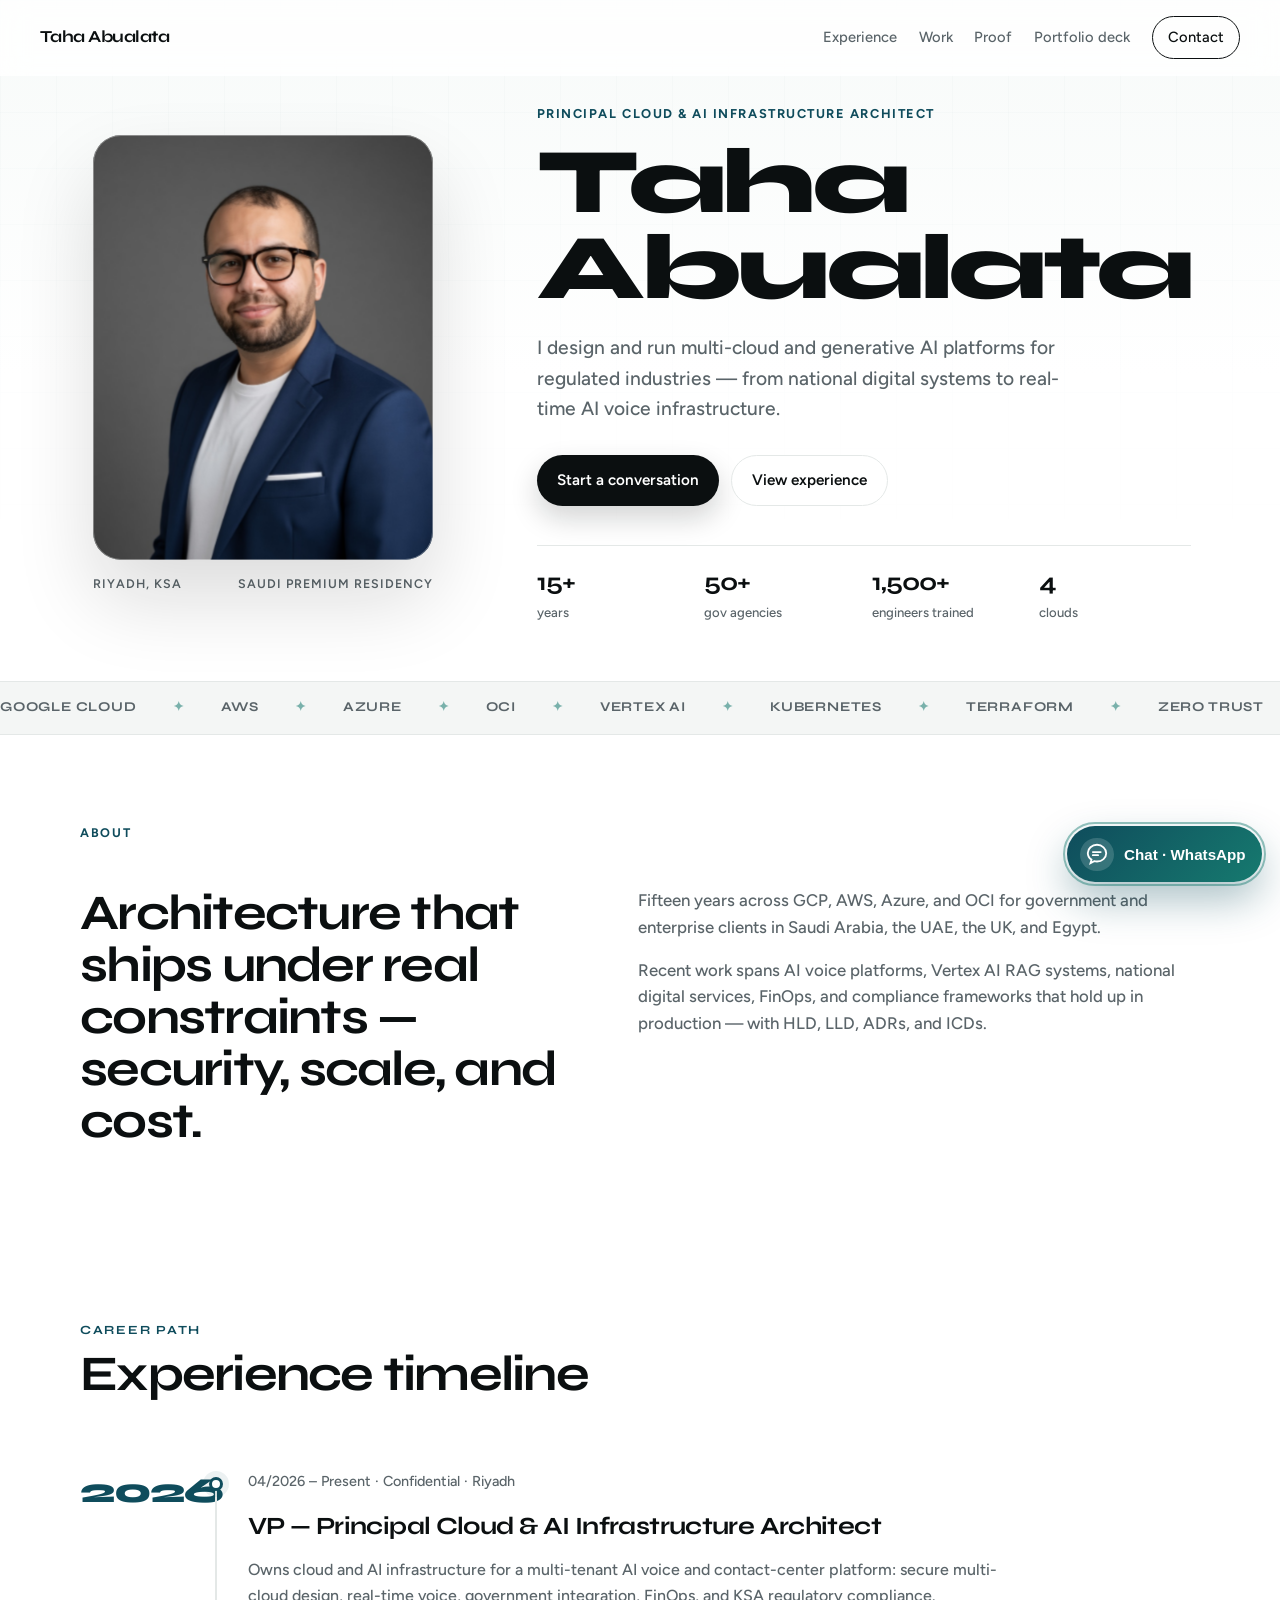
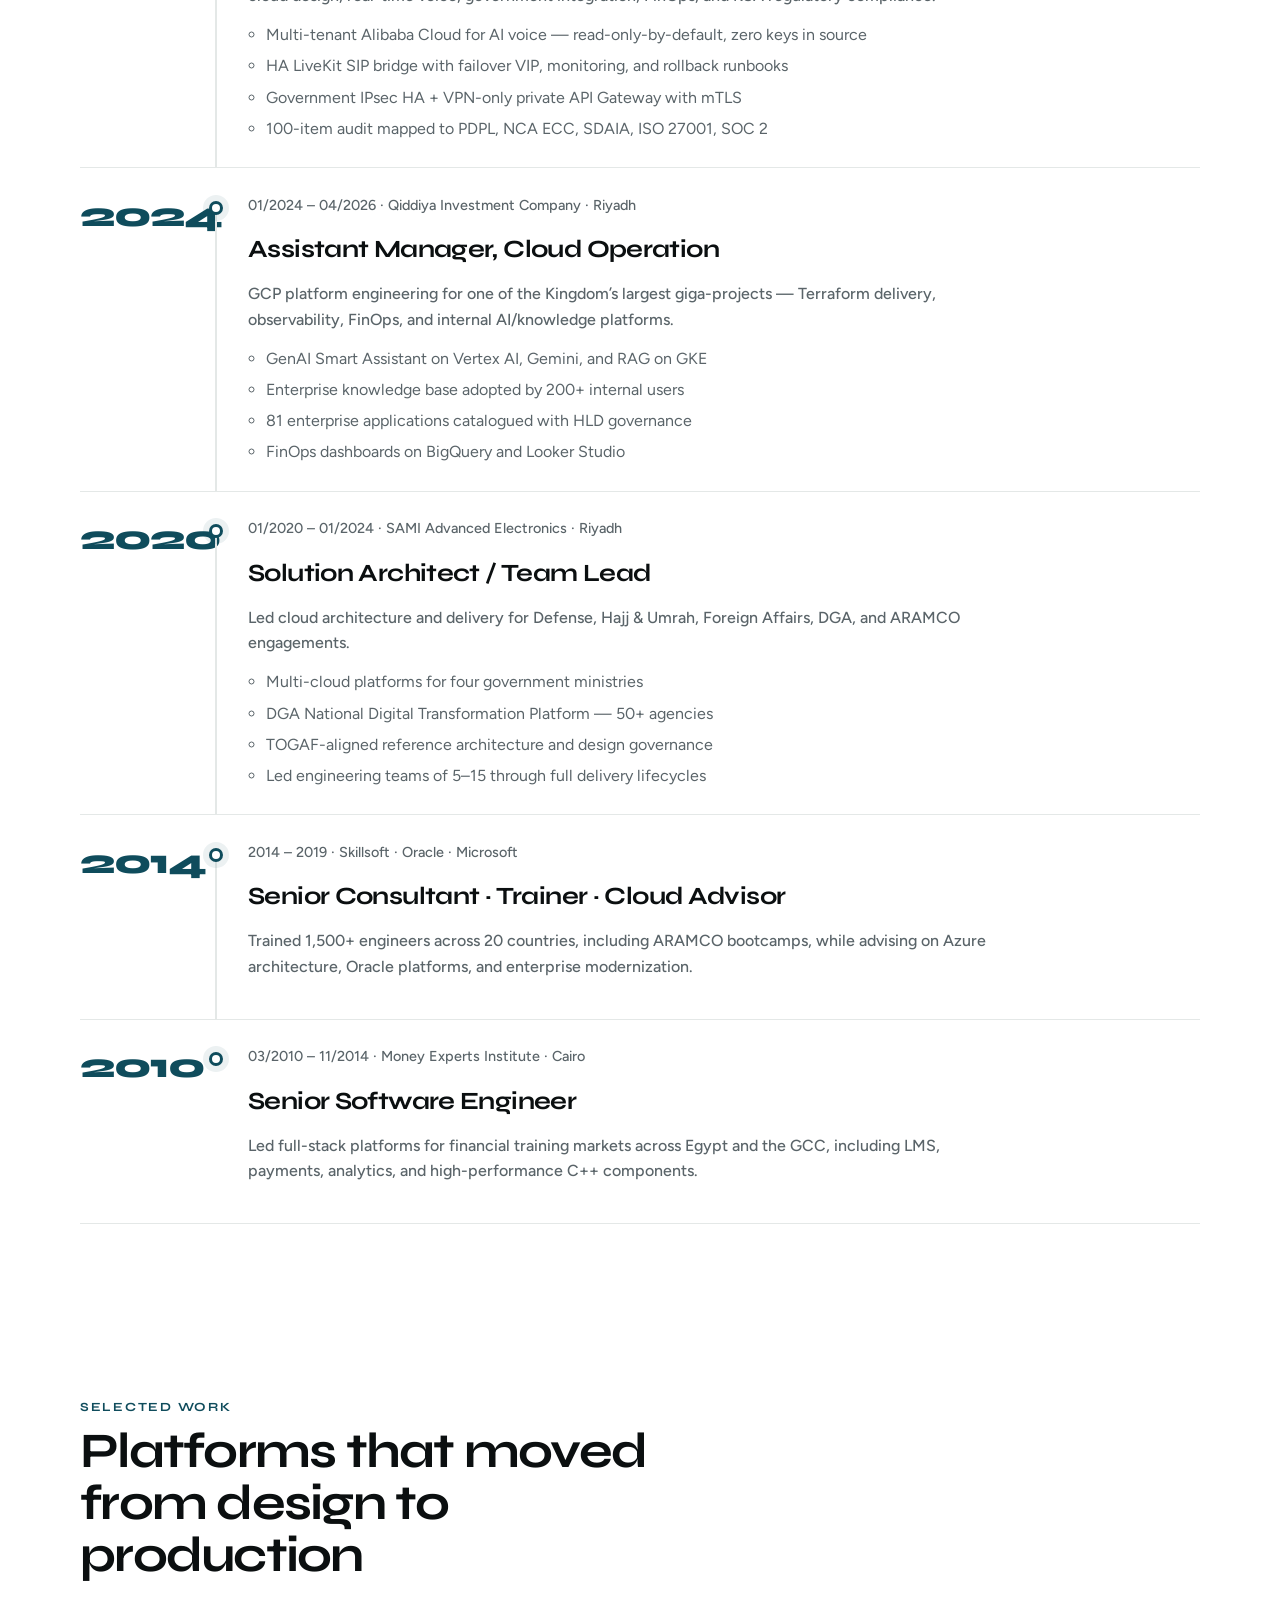
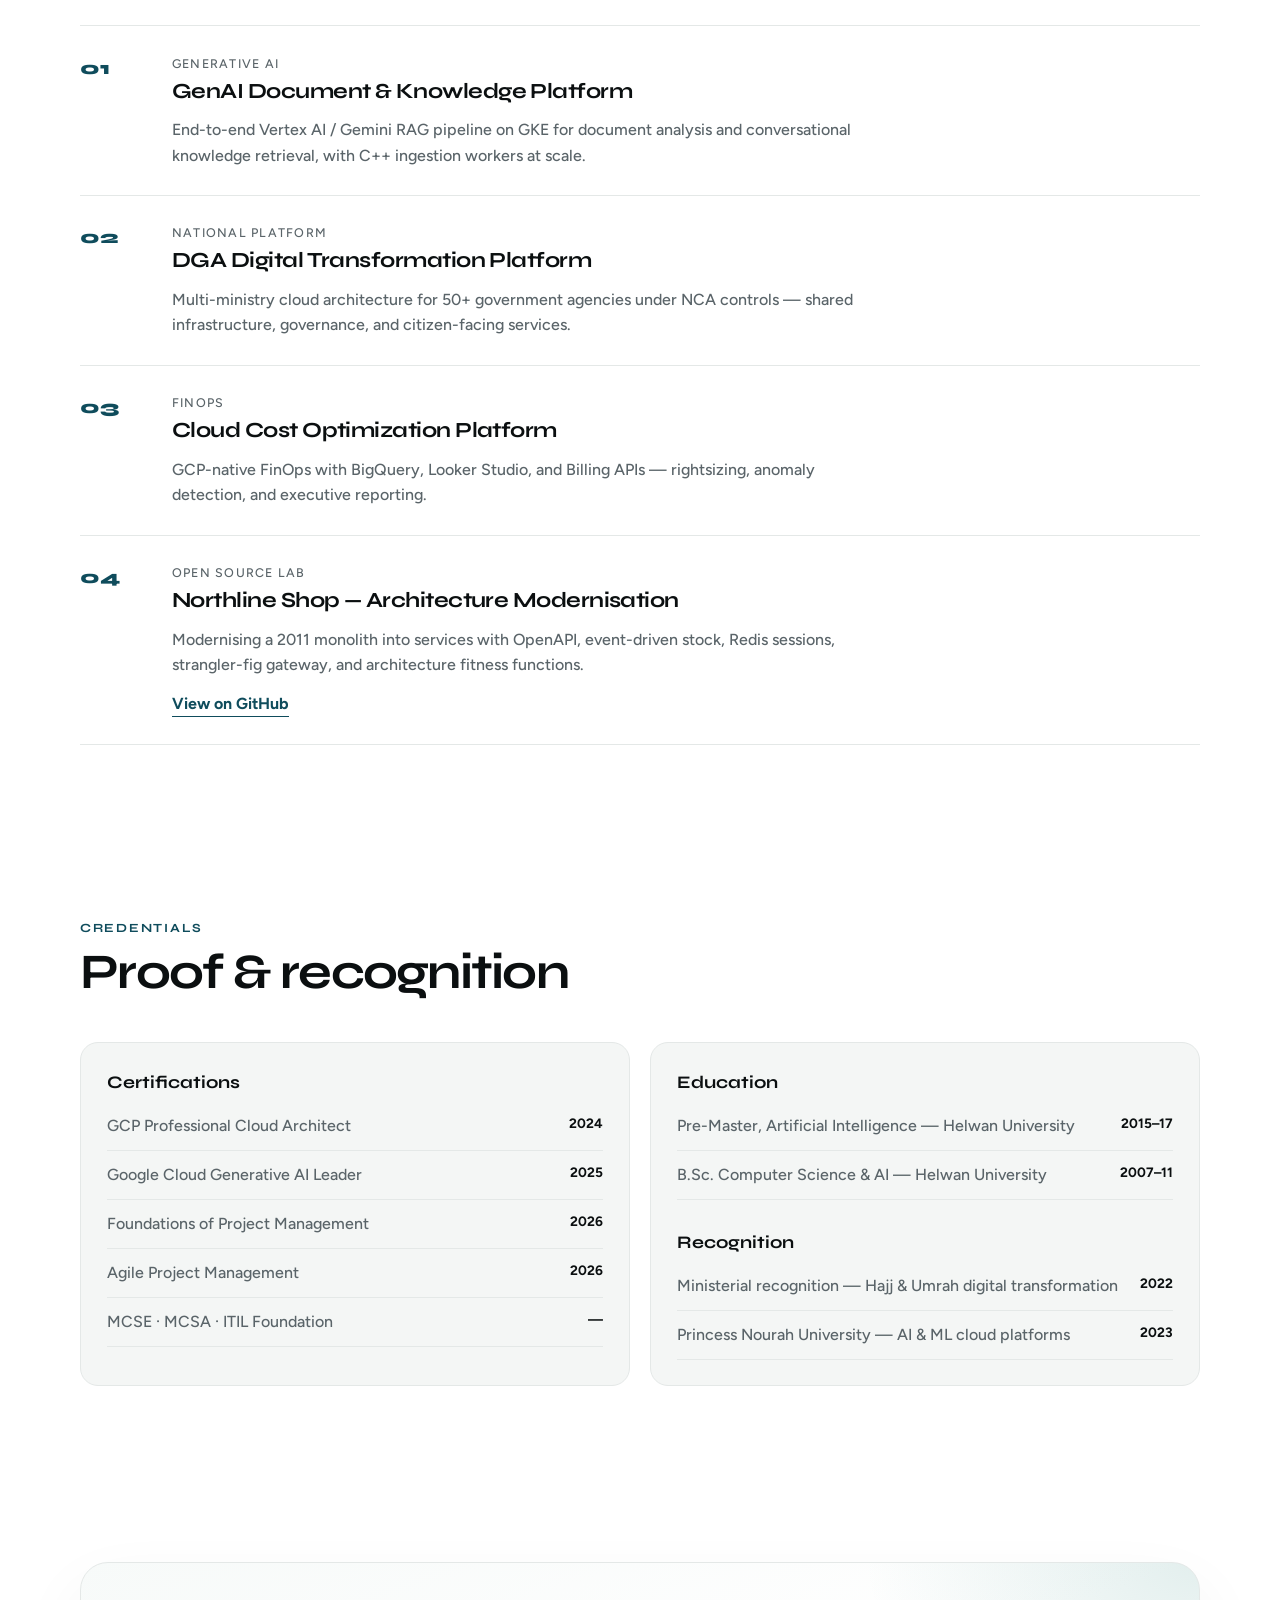
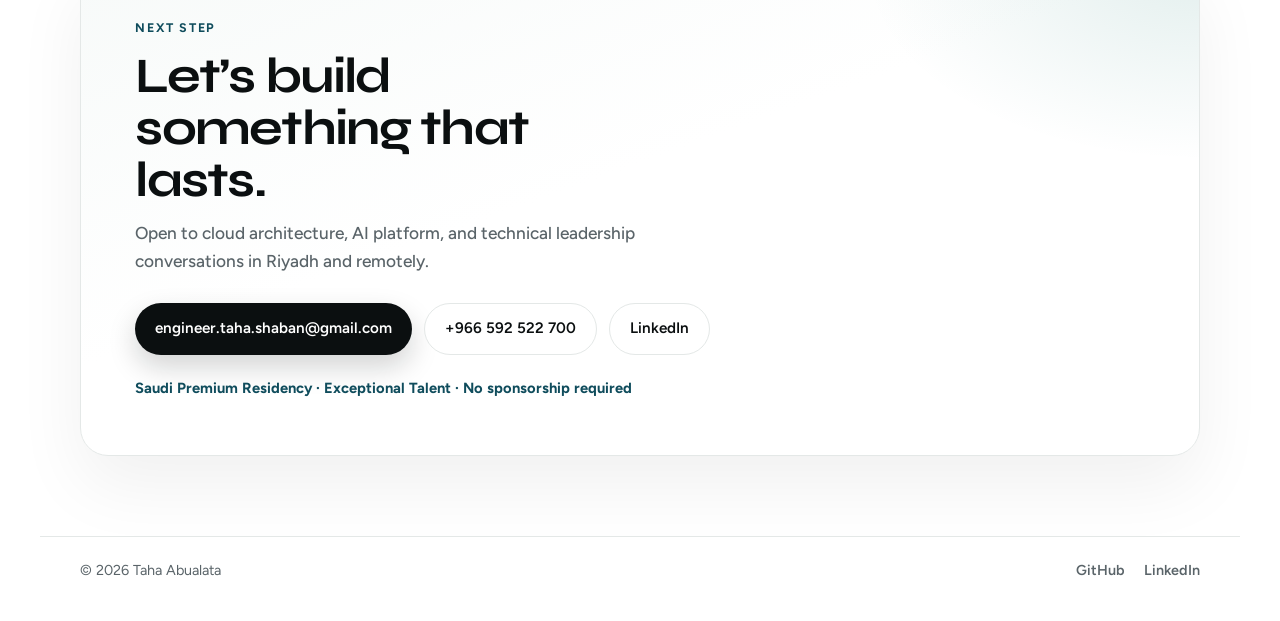
<file: index.html>
<!DOCTYPE html>
<html lang="en">
<head>
  <meta charset="UTF-8" />
  <meta name="viewport" content="width=device-width, initial-scale=1.0" />
  <title>Taha Abualata — Principal Cloud & AI Architect</title>
  <meta name="description" content="Principal Cloud & AI Infrastructure Architect in Riyadh. Multi-cloud, Generative AI, and enterprise architecture for regulated industries across KSA, UAE, UK, and Egypt." />
  <meta name="author" content="Taha Abualata" />
  <meta property="og:title" content="Taha Abualata — Principal Cloud & AI Architect" />
  <meta property="og:image" content="photo.jpg" />
  <link rel="preconnect" href="https://fonts.googleapis.com" />
  <link rel="preconnect" href="https://fonts.gstatic.com" crossorigin />
  <link href="https://fonts.googleapis.com/css2?family=Figtree:wght@400;500;600;700&family=Syne:wght@600;700;800&display=swap" rel="stylesheet" />
  <link rel="stylesheet" href="styles.css" />
  <style>
    /* Critical SmartChat styles (inline so they never fail to apply) */
    #smartchat {
      position: fixed !important;
      right: 1.1rem !important;
      bottom: 1.1rem !important;
      z-index: 9999 !important;
      width: auto !important;
      height: auto !important;
    }
    #smartchat.is-open #smartchatPanel {
      display: flex !important;
      position: absolute !important;
      right: 0 !important;
      bottom: 0 !important;
      width: min(380px, calc(100vw - 1.4rem)) !important;
      height: min(560px, calc(100vh - 5rem)) !important;
      flex-direction: column !important;
      background: #fff !important;
      border: 1px solid #e4e8e7 !important;
      border-radius: 22px !important;
      overflow: hidden !important;
      box-shadow: 0 30px 80px rgba(11, 15, 16, 0.2) !important;
    }
    #smartchatPanel { display: none !important; }
    #smartchat.is-open .smartchat-launcher {
      opacity: 0 !important;
      pointer-events: none !important;
    }
    #smartchatOpen {
      display: inline-flex !important;
      align-items: center !important;
      gap: 0.65rem !important;
      min-height: 3.4rem !important;
      padding: 0.7rem 1.05rem 0.7rem 0.85rem !important;
      border: 0 !important;
      border-radius: 999px !important;
      background: linear-gradient(135deg, #0f4c5c, #167a6f) !important;
      color: #fff !important;
      font-weight: 700 !important;
      cursor: pointer !important;
      box-shadow: 0 18px 40px rgba(15, 76, 92, 0.35) !important;
    }
  </style>
  <script>document.documentElement.classList.add("js");</script>
</head>
<body>
  <div class="scroll-progress" id="progress" aria-hidden="true"></div>

  <header class="header">
    <a class="logo" href="#top">Taha Abualata</a>
    <nav class="nav" aria-label="Primary">
      <a href="#experience">Experience</a>
      <a href="#work">Work</a>
      <a href="#proof">Proof</a>
      <a href="deck/">Portfolio deck</a>
      <a class="nav-cta" href="#contact">Contact</a>
    </nav>
  </header>

  <main id="top">
    <!-- HERO: always visible, no opacity traps -->
    <section class="hero">
      <div class="hero-grid">
        <div class="hero-visual">
          <div class="photo-wrap">
            <img src="photo.jpg" alt="Taha Abualata" width="864" height="1152" fetchpriority="high" />
          </div>
          <div class="photo-caption">
            <span>Riyadh, KSA</span>
            <span>Saudi Premium Residency</span>
          </div>
        </div>

        <div class="hero-copy">
          <p class="eyebrow">Principal Cloud &amp; AI Infrastructure Architect</p>
          <h1>Taha Abualata</h1>
          <p class="lede">
            I design and run multi-cloud and generative AI platforms for regulated industries — from national digital systems to real-time AI voice infrastructure.
          </p>
          <div class="hero-actions">
            <a class="btn btn-primary" href="#contact">Start a conversation</a>
            <a class="btn btn-secondary" href="#experience">View experience</a>
          </div>
          <div class="hero-trust">
            <div><strong>15+</strong><span>years</span></div>
            <div><strong>50+</strong><span>gov agencies</span></div>
            <div><strong>1,500+</strong><span>engineers trained</span></div>
            <div><strong>4</strong><span>clouds</span></div>
          </div>
        </div>
      </div>
    </section>

    <section class="ticker" aria-hidden="true">
      <div class="ticker-track">
        <span>Google Cloud</span><span>AWS</span><span>Azure</span><span>OCI</span><span>Vertex AI</span><span>Kubernetes</span><span>Terraform</span><span>Zero Trust</span><span>FinOps</span><span>TOGAF</span><span>NCA / SAMA</span>
        <span>Google Cloud</span><span>AWS</span><span>Azure</span><span>OCI</span><span>Vertex AI</span><span>Kubernetes</span><span>Terraform</span><span>Zero Trust</span><span>FinOps</span><span>TOGAF</span><span>NCA / SAMA</span>
      </div>
    </section>

    <section class="section about" id="about">
      <div class="about-layout">
        <p class="section-kicker">About</p>
        <h2>Architecture that ships under real constraints — security, scale, and cost.</h2>
        <div class="about-copy">
          <p>Fifteen years across GCP, AWS, Azure, and OCI for government and enterprise clients in Saudi Arabia, the UAE, the UK, and Egypt.</p>
          <p>Recent work spans AI voice platforms, Vertex AI RAG systems, national digital services, FinOps, and compliance frameworks that hold up in production — with HLD, LLD, ADRs, and ICDs.</p>
        </div>
      </div>
    </section>

    <section class="section experience" id="experience">
      <div class="section-intro">
        <p class="section-kicker">Career path</p>
        <h2>Experience timeline</h2>
      </div>

      <ol class="timeline">
        <li class="tl-item">
          <div class="tl-year">2026</div>
          <div class="tl-rail" aria-hidden="true"><span></span></div>
          <div class="tl-card">
            <p class="tl-meta">04/2026 – Present · Confidential · Riyadh</p>
            <h3>VP — Principal Cloud &amp; AI Infrastructure Architect</h3>
            <p>Owns cloud and AI infrastructure for a multi-tenant AI voice and contact-center platform: secure multi-cloud design, real-time voice, government integration, FinOps, and KSA regulatory compliance.</p>
            <ul>
              <li>Multi-tenant Alibaba Cloud for AI voice — read-only-by-default, zero keys in source</li>
              <li>HA LiveKit SIP bridge with failover VIP, monitoring, and rollback runbooks</li>
              <li>Government IPsec HA + VPN-only private API Gateway with mTLS</li>
              <li>100-item audit mapped to PDPL, NCA ECC, SDAIA, ISO 27001, SOC 2</li>
            </ul>
          </div>
        </li>

        <li class="tl-item">
          <div class="tl-year">2024</div>
          <div class="tl-rail" aria-hidden="true"><span></span></div>
          <div class="tl-card">
            <p class="tl-meta">01/2024 – 04/2026 · Qiddiya Investment Company · Riyadh</p>
            <h3>Assistant Manager, Cloud Operation</h3>
            <p>GCP platform engineering for one of the Kingdom’s largest giga-projects — Terraform delivery, observability, FinOps, and internal AI/knowledge platforms.</p>
            <ul>
              <li>GenAI Smart Assistant on Vertex AI, Gemini, and RAG on GKE</li>
              <li>Enterprise knowledge base adopted by 200+ internal users</li>
              <li>81 enterprise applications catalogued with HLD governance</li>
              <li>FinOps dashboards on BigQuery and Looker Studio</li>
            </ul>
          </div>
        </li>

        <li class="tl-item">
          <div class="tl-year">2020</div>
          <div class="tl-rail" aria-hidden="true"><span></span></div>
          <div class="tl-card">
            <p class="tl-meta">01/2020 – 01/2024 · SAMI Advanced Electronics · Riyadh</p>
            <h3>Solution Architect / Team Lead</h3>
            <p>Led cloud architecture and delivery for Defense, Hajj &amp; Umrah, Foreign Affairs, DGA, and ARAMCO engagements.</p>
            <ul>
              <li>Multi-cloud platforms for four government ministries</li>
              <li>DGA National Digital Transformation Platform — 50+ agencies</li>
              <li>TOGAF-aligned reference architecture and design governance</li>
              <li>Led engineering teams of 5–15 through full delivery lifecycles</li>
            </ul>
          </div>
        </li>

        <li class="tl-item">
          <div class="tl-year">2014</div>
          <div class="tl-rail" aria-hidden="true"><span></span></div>
          <div class="tl-card">
            <p class="tl-meta">2014 – 2019 · Skillsoft · Oracle · Microsoft</p>
            <h3>Senior Consultant · Trainer · Cloud Advisor</h3>
            <p>Trained 1,500+ engineers across 20 countries, including ARAMCO bootcamps, while advising on Azure architecture, Oracle platforms, and enterprise modernization.</p>
          </div>
        </li>

        <li class="tl-item">
          <div class="tl-year">2010</div>
          <div class="tl-rail" aria-hidden="true"><span></span></div>
          <div class="tl-card">
            <p class="tl-meta">03/2010 – 11/2014 · Money Experts Institute · Cairo</p>
            <h3>Senior Software Engineer</h3>
            <p>Led full-stack platforms for financial training markets across Egypt and the GCC, including LMS, payments, analytics, and high-performance C++ components.</p>
          </div>
        </li>
      </ol>
    </section>

    <section class="section work" id="work">
      <div class="section-intro">
        <p class="section-kicker">Selected work</p>
        <h2>Platforms that moved from design to production</h2>
      </div>

      <div class="work-grid">
        <article class="work-item">
          <span class="work-num">01</span>
          <div>
            <p class="work-tag">Generative AI</p>
            <h3>GenAI Document &amp; Knowledge Platform</h3>
            <p>End-to-end Vertex AI / Gemini RAG pipeline on GKE for document analysis and conversational knowledge retrieval, with C++ ingestion workers at scale.</p>
          </div>
        </article>
        <article class="work-item">
          <span class="work-num">02</span>
          <div>
            <p class="work-tag">National platform</p>
            <h3>DGA Digital Transformation Platform</h3>
            <p>Multi-ministry cloud architecture for 50+ government agencies under NCA controls — shared infrastructure, governance, and citizen-facing services.</p>
          </div>
        </article>
        <article class="work-item">
          <span class="work-num">03</span>
          <div>
            <p class="work-tag">FinOps</p>
            <h3>Cloud Cost Optimization Platform</h3>
            <p>GCP-native FinOps with BigQuery, Looker Studio, and Billing APIs — rightsizing, anomaly detection, and executive reporting.</p>
          </div>
        </article>
        <article class="work-item">
          <span class="work-num">04</span>
          <div>
            <p class="work-tag">Open source lab</p>
            <h3>Northline Shop — Architecture Modernisation</h3>
            <p>Modernising a 2011 monolith into services with OpenAPI, event-driven stock, Redis sessions, strangler-fig gateway, and architecture fitness functions.</p>
            <a class="inline-link" href="https://github.com/tahasalehhafez/Lab2" target="_blank" rel="noopener">View on GitHub</a>
          </div>
        </article>
      </div>
    </section>

    <section class="section proof" id="proof">
      <div class="section-intro">
        <p class="section-kicker">Credentials</p>
        <h2>Proof &amp; recognition</h2>
      </div>
      <div class="proof-grid">
        <div class="proof-block">
          <h3>Certifications</h3>
          <ul>
            <li><span>GCP Professional Cloud Architect</span><em>2024</em></li>
            <li><span>Google Cloud Generative AI Leader</span><em>2025</em></li>
            <li><span>Foundations of Project Management</span><em>2026</em></li>
            <li><span>Agile Project Management</span><em>2026</em></li>
            <li><span>MCSE · MCSA · ITIL Foundation</span><em>—</em></li>
          </ul>
        </div>
        <div class="proof-block">
          <h3>Education</h3>
          <ul>
            <li><span>Pre-Master, Artificial Intelligence — Helwan University</span><em>2015–17</em></li>
            <li><span>B.Sc. Computer Science &amp; AI — Helwan University</span><em>2007–11</em></li>
          </ul>
          <h3 class="mt">Recognition</h3>
          <ul>
            <li><span>Ministerial recognition — Hajj &amp; Umrah digital transformation</span><em>2022</em></li>
            <li><span>Princess Nourah University — AI &amp; ML cloud platforms</span><em>2023</em></li>
          </ul>
        </div>
      </div>
    </section>

    <section class="section contact" id="contact">
      <div class="contact-panel">
        <p class="section-kicker">Next step</p>
        <h2>Let’s build something that lasts.</h2>
        <p class="contact-lede">Open to cloud architecture, AI platform, and technical leadership conversations in Riyadh and remotely.</p>
        <div class="contact-actions">
          <a class="btn btn-primary" href="mailto:engineer.taha.shaban@gmail.com">engineer.taha.shaban@gmail.com</a>
          <a class="btn btn-secondary" href="tel:+966592522700">+966 592 522 700</a>
          <a class="btn btn-secondary" href="https://linkedin.com/in/taha-abu-alata" target="_blank" rel="noopener">LinkedIn</a>
        </div>
        <p class="contact-note">Saudi Premium Residency · Exceptional Talent · No sponsorship required</p>
      </div>
    </section>
  </main>

  <footer class="footer">
    <span>© <span id="year"></span> Taha Abualata</span>
    <div class="footer-links">
      <a href="https://github.com/tahasalehhafez" target="_blank" rel="noopener">GitHub</a>
      <a href="https://linkedin.com/in/taha-abu-alata" target="_blank" rel="noopener">LinkedIn</a>
    </div>
  </footer>

  <!-- SmartChat: guided assistant → WhatsApp / Call -->
  <div class="smartchat" id="smartchat">
    <button class="smartchat-launcher" id="smartchatOpen" type="button" aria-label="Open SmartChat assistant">
      <span class="smartchat-pulse" aria-hidden="true"></span>
      <span class="smartchat-icon" aria-hidden="true">
        <svg viewBox="0 0 24 24" width="26" height="26" fill="none">
          <path d="M12 3.5c-4.7 0-8.5 3.4-8.5 7.6 0 2.5 1.3 4.7 3.4 6.1l-.9 3.2 3.4-1.8c.8.2 1.7.3 2.6.3 4.7 0 8.5-3.4 8.5-7.6S16.7 3.5 12 3.5Z" stroke="currentColor" stroke-width="1.7"/>
          <path d="M8.2 10.2h7.2M8.2 13.1h4.8" stroke="currentColor" stroke-width="1.7" stroke-linecap="round"/>
        </svg>
      </span>
      <span class="smartchat-label">Chat · WhatsApp</span>
    </button>

    <section class="smartchat-panel" id="smartchatPanel" aria-label="SmartChat assistant" aria-hidden="true">
      <header class="smartchat-head">
        <div class="smartchat-avatar">
          <img src="photo.jpg" alt="" width="44" height="44" />
          <span class="smartchat-online" aria-hidden="true"></span>
        </div>
        <div>
          <strong>Taha’s SmartChat</strong>
          <p>Assistant · WhatsApp &amp; Call</p>
        </div>
        <button class="smartchat-close" id="smartchatClose" type="button" aria-label="Close chat">×</button>
      </header>

      <div class="smartchat-body" id="smartchatBody" role="log" aria-live="polite"></div>
      <div class="smartchat-quick" id="smartchatQuick"></div>

      <form class="smartchat-form" id="smartchatForm" action="#" method="get">
        <input id="smartchatInput" type="text" maxlength="240" placeholder="Type a message…" autocomplete="off" aria-label="Message" />
        <button type="submit">Send</button>
      </form>
      <div class="smartchat-footer-actions">
        <a class="sc-wa" id="smartchatWaDirect" href="https://wa.me/966592522700?text=Hi%20Taha%20%E2%80%94%20I%20found%20you%20via%20your%20portfolio%20SmartChat." target="_blank" rel="noopener">WhatsApp</a>
        <a class="sc-call" href="tel:+966592522700">Call</a>
      </div>
    </section>
  </div>

  <script src="script.js"></script>
</body>
</html>
</file>
<file: styles.css>
:root {
  --bg: #ffffff;
  --bg-soft: #f4f6f5;
  --ink: #0b0f10;
  --muted: #5a6469;
  --line: #e4e8e7;
  --accent: #0f4c5c;
  --accent-2: #167a6f;
  --display: "Syne", "Segoe UI", sans-serif;
  --body: "Figtree", "Segoe UI", sans-serif;
  --max: 1200px;
  --ease: cubic-bezier(0.22, 1, 0.36, 1);
  --radius: 18px;
}

*,
*::before,
*::after {
  box-sizing: border-box;
}

html {
  scroll-behavior: smooth;
}

body {
  margin: 0;
  font-family: var(--body);
  color: var(--ink);
  background: var(--bg);
  line-height: 1.6;
  overflow-x: hidden;
  -webkit-font-smoothing: antialiased;
}

a {
  color: inherit;
  text-decoration: none;
}

img {
  display: block;
  max-width: 100%;
}

.scroll-progress {
  position: fixed;
  top: 0;
  left: 0;
  height: 3px;
  width: 0;
  z-index: 100;
  background: linear-gradient(90deg, var(--accent), var(--accent-2));
}

.header {
  position: fixed;
  inset: 0 0 auto;
  z-index: 50;
  display: flex;
  align-items: center;
  justify-content: space-between;
  padding: 1rem clamp(1.25rem, 4vw, 2.5rem);
  background: rgba(255, 255, 255, 0.82);
  backdrop-filter: blur(14px);
  border-bottom: 1px solid transparent;
  transition: border-color 0.25s ease, box-shadow 0.25s ease;
}

.header.scrolled {
  border-bottom-color: var(--line);
  box-shadow: 0 8px 30px rgba(11, 15, 16, 0.04);
}

.logo {
  font-family: var(--display);
  font-weight: 700;
  font-size: 1.05rem;
  letter-spacing: -0.03em;
}

.nav {
  display: flex;
  align-items: center;
  gap: 1.35rem;
  font-size: 0.92rem;
  color: var(--muted);
  font-weight: 500;
}

.nav a:hover {
  color: var(--ink);
}

.nav-cta {
  color: var(--ink) !important;
  padding: 0.55rem 0.95rem;
  border: 1px solid var(--ink);
  border-radius: 999px;
  transition: background 0.2s ease, color 0.2s ease;
}

.nav-cta:hover {
  background: var(--ink);
  color: #fff !important;
}

.hero {
  position: relative;
  padding: 6.5rem clamp(1.25rem, 4vw, 2.5rem) 3.5rem;
  background:
    linear-gradient(180deg, #f7faf9 0%, #ffffff 55%),
    radial-gradient(ellipse 70% 50% at 90% 10%, rgba(22, 122, 111, 0.1), transparent 60%);
  overflow: hidden;
}

.hero::before {
  content: "";
  position: absolute;
  inset: 0;
  background-image:
    linear-gradient(rgba(15, 76, 92, 0.035) 1px, transparent 1px),
    linear-gradient(90deg, rgba(15, 76, 92, 0.035) 1px, transparent 1px);
  background-size: 56px 56px;
  mask-image: linear-gradient(180deg, rgba(0, 0, 0, 0.55), transparent 85%);
  pointer-events: none;
}

.hero-grid {
  position: relative;
  max-width: var(--max);
  margin: 0 auto;
  display: grid;
  grid-template-columns: 0.9fr 1.1fr;
  gap: clamp(1.75rem, 4vw, 4rem);
  align-items: center;
}

.hero-visual {
  animation: rise 0.9s var(--ease) both;
  width: 100%;
  max-width: 340px;
  justify-self: center;
}

.photo-wrap {
  position: relative;
  border-radius: 28px;
  overflow: hidden;
  aspect-ratio: 4 / 5;
  background: #d9e4e1;
  box-shadow:
    0 1px 0 rgba(255, 255, 255, 0.7) inset,
    0 40px 80px rgba(11, 15, 16, 0.14);
}

.photo-wrap::after {
  content: "";
  position: absolute;
  inset: 0;
  border: 1px solid rgba(255, 255, 255, 0.35);
  border-radius: inherit;
  pointer-events: none;
}

.photo-wrap img {
  width: 100%;
  height: 100%;
  object-fit: cover;
  object-position: center top;
  transform: scale(1.02);
  animation: photo-in 1.2s var(--ease) both;
}

.photo-caption {
  display: flex;
  justify-content: space-between;
  gap: 1rem;
  margin-top: 0.9rem;
  font-size: 0.78rem;
  letter-spacing: 0.08em;
  text-transform: uppercase;
  color: var(--muted);
  font-weight: 600;
}

.hero-copy {
  animation: rise 0.9s var(--ease) 0.12s both;
}

.eyebrow {
  margin: 0 0 1rem;
  color: var(--accent);
  font-size: 0.8rem;
  font-weight: 700;
  letter-spacing: 0.12em;
  text-transform: uppercase;
}

.hero h1 {
  margin: 0;
  font-family: var(--display);
  font-size: clamp(3.4rem, 8vw, 5.8rem);
  line-height: 0.92;
  letter-spacing: -0.05em;
  font-weight: 800;
}

.lede {
  margin: 1.35rem 0 0;
  max-width: 34rem;
  font-size: clamp(1.05rem, 1.8vw, 1.2rem);
  color: var(--muted);
  font-weight: 500;
}

.hero-actions {
  display: flex;
  flex-wrap: wrap;
  gap: 0.75rem;
  margin-top: 1.85rem;
}

.btn {
  display: inline-flex;
  align-items: center;
  justify-content: center;
  min-height: 3.05rem;
  padding: 0.8rem 1.25rem;
  border-radius: 999px;
  font-weight: 600;
  font-size: 0.95rem;
  transition: transform 0.2s ease, background 0.2s ease, color 0.2s ease, border-color 0.2s ease, box-shadow 0.2s ease;
}

.btn:hover {
  transform: translateY(-2px);
}

.btn-primary {
  background: var(--ink);
  color: #fff;
  box-shadow: 0 12px 28px rgba(11, 15, 16, 0.18);
}

.btn-primary:hover {
  background: var(--accent);
}

.btn-secondary {
  border: 1px solid var(--line);
  background: #fff;
  color: var(--ink);
}

.btn-secondary:hover {
  border-color: var(--ink);
}

.hero-trust {
  display: grid;
  grid-template-columns: repeat(4, minmax(0, 1fr));
  gap: 1rem;
  margin-top: 2.4rem;
  padding-top: 1.5rem;
  border-top: 1px solid var(--line);
}

.hero-trust strong {
  display: block;
  font-family: var(--display);
  font-size: 1.55rem;
  letter-spacing: -0.04em;
  line-height: 1;
  margin-bottom: 0.3rem;
}

.hero-trust span {
  color: var(--muted);
  font-size: 0.82rem;
  font-weight: 500;
}

.ticker {
  border-block: 1px solid var(--line);
  background: var(--bg-soft);
  overflow: hidden;
  padding: 0.95rem 0;
}

.ticker-track {
  display: flex;
  width: max-content;
  gap: 2.25rem;
  animation: ticker 32s linear infinite;
  font-family: var(--display);
  font-weight: 700;
  letter-spacing: 0.06em;
  text-transform: uppercase;
  font-size: 0.84rem;
  color: var(--muted);
}

.ticker-track span::after {
  content: "✦";
  margin-left: 2.25rem;
  color: var(--accent-2);
  opacity: 0.55;
}

.section {
  max-width: var(--max);
  margin: 0 auto;
  padding: 5.5rem clamp(1.25rem, 4vw, 2.5rem);
}

.section-kicker {
  margin: 0 0 0.75rem;
  color: var(--accent);
  font-size: 0.78rem;
  font-weight: 700;
  letter-spacing: 0.14em;
  text-transform: uppercase;
}

.section-intro,
.about-layout h2,
.contact-panel h2 {
  margin: 0;
  font-family: var(--display);
  font-size: clamp(2rem, 4.2vw, 3.1rem);
  line-height: 1.05;
  letter-spacing: -0.035em;
}

.section-intro {
  margin-bottom: 2.75rem;
  max-width: 38rem;
}

.section-intro h2 {
  margin: 0;
  font-family: var(--display);
  font-size: clamp(2rem, 4.2vw, 3.1rem);
  line-height: 1.05;
  letter-spacing: -0.035em;
}

.about-layout {
  display: grid;
  grid-template-columns: 1fr 1.1fr;
  gap: 2rem 3rem;
  align-items: start;
}

.about-layout .section-kicker {
  grid-column: 1 / -1;
}

.about-layout h2 {
  max-width: 16ch;
}

.about-copy p {
  margin: 0 0 1rem;
  color: var(--muted);
  font-size: 1.05rem;
  font-weight: 500;
}

.timeline {
  list-style: none;
  margin: 0;
  padding: 0;
  display: grid;
  gap: 0;
}

.tl-item {
  display: grid;
  grid-template-columns: 6.5rem 2rem 1fr;
  gap: 1rem;
  align-items: start;
  padding: 1.6rem 0;
  border-bottom: 1px solid var(--line);
}

.tl-year {
  font-family: var(--display);
  font-size: clamp(1.6rem, 3vw, 2.2rem);
  font-weight: 800;
  letter-spacing: -0.04em;
  line-height: 1;
  color: var(--accent);
  padding-top: 0.2rem;
}

.tl-rail {
  position: relative;
  display: flex;
  justify-content: center;
  min-height: 100%;
}

.tl-rail::before {
  content: "";
  position: absolute;
  top: 0.55rem;
  bottom: -1.6rem;
  width: 2px;
  background: var(--line);
}

.tl-item:last-child .tl-rail::before {
  display: none;
}

.tl-rail span {
  position: relative;
  z-index: 1;
  width: 14px;
  height: 14px;
  margin-top: 0.45rem;
  border-radius: 50%;
  background: #fff;
  border: 3px solid var(--accent);
  box-shadow: 0 0 0 6px rgba(15, 76, 92, 0.08);
  transition: transform 0.25s ease, background 0.25s ease;
}

.tl-item:hover .tl-rail span {
  background: var(--accent);
  transform: scale(1.15);
}

.tl-meta {
  margin: 0 0 0.45rem;
  color: var(--accent-2);
  font-size: 0.9rem;
  font-weight: 600;
}

.tl-card h3 {
  margin: 0 0 0.7rem;
  font-family: var(--display);
  font-size: clamp(1.2rem, 2.2vw, 1.55rem);
  letter-spacing: -0.025em;
}

.tl-card > p {
  margin: 0 0 0.85rem;
  color: var(--muted);
  max-width: 48rem;
  font-weight: 500;
}

.tl-card ul {
  margin: 0;
  padding-left: 1.1rem;
  color: var(--muted);
  display: grid;
  gap: 0.35rem;
}

.work-grid {
  display: grid;
  gap: 0;
}

.work-item {
  display: grid;
  grid-template-columns: 4.5rem 1fr;
  gap: 1.25rem;
  padding: 1.7rem 0;
  border-top: 1px solid var(--line);
  transition: background 0.25s ease, padding 0.25s var(--ease);
}

.work-item:last-child {
  border-bottom: 1px solid var(--line);
}

.work-item:hover {
  background: var(--bg-soft);
  padding-left: 0.85rem;
  padding-right: 0.85rem;
  border-radius: 14px;
}

.work-num {
  font-family: var(--display);
  font-weight: 800;
  color: var(--accent);
  font-size: 1.15rem;
}

.work-tag {
  margin: 0 0 0.4rem;
  color: var(--accent-2);
  font-size: 0.78rem;
  font-weight: 700;
  letter-spacing: 0.1em;
  text-transform: uppercase;
}

.work-item h3 {
  margin: 0 0 0.55rem;
  font-family: var(--display);
  font-size: 1.35rem;
  letter-spacing: -0.025em;
}

.work-item p {
  margin: 0;
  color: var(--muted);
  max-width: 44rem;
  font-weight: 500;
}

.inline-link {
  display: inline-block;
  margin-top: 0.8rem;
  color: var(--accent);
  font-weight: 700;
  border-bottom: 1.5px solid currentColor;
}

.proof-grid {
  display: grid;
  grid-template-columns: 1fr 1fr;
  gap: 1.25rem;
}

.proof-block {
  background: var(--bg-soft);
  border: 1px solid var(--line);
  border-radius: var(--radius);
  padding: 1.6rem;
}

.proof-block h3 {
  margin: 0 0 1rem;
  font-family: var(--display);
  font-size: 1.1rem;
}

.proof-block h3.mt {
  margin-top: 1.8rem;
}

.proof-block ul {
  list-style: none;
  margin: 0;
  padding: 0;
  display: grid;
  gap: 0.7rem;
}

.proof-block li {
  display: flex;
  justify-content: space-between;
  gap: 1rem;
  padding-bottom: 0.7rem;
  border-bottom: 1px solid var(--line);
  color: var(--muted);
  font-weight: 500;
}

.proof-block em {
  font-style: normal;
  color: var(--ink);
  font-size: 0.85rem;
  white-space: nowrap;
  font-weight: 700;
}

.contact {
  padding-bottom: 5rem;
}

.contact-panel {
  border-radius: 28px;
  border: 1px solid var(--line);
  padding: clamp(2rem, 5vw, 3.4rem);
  background:
    radial-gradient(ellipse 60% 80% at 100% 0%, rgba(22, 122, 111, 0.12), transparent 50%),
    linear-gradient(160deg, #f7faf9, #ffffff 45%);
  box-shadow: 0 30px 70px rgba(11, 15, 16, 0.06);
}

.contact-panel h2 {
  max-width: 12ch;
  margin-bottom: 0.9rem;
}

.contact-lede {
  margin: 0;
  color: var(--muted);
  max-width: 34rem;
  font-size: 1.08rem;
  font-weight: 500;
}

.contact-actions {
  display: flex;
  flex-wrap: wrap;
  gap: 0.75rem;
  margin-top: 1.7rem;
}

.contact-note {
  margin: 1.4rem 0 0;
  color: var(--accent);
  font-weight: 700;
  font-size: 0.92rem;
}

.footer {
  max-width: var(--max);
  margin: 0 auto;
  padding: 1.4rem clamp(1.25rem, 4vw, 2.5rem) 2.4rem;
  display: flex;
  justify-content: space-between;
  gap: 1rem;
  flex-wrap: wrap;
  border-top: 1px solid var(--line);
  color: var(--muted);
  font-size: 0.9rem;
}

.footer-links {
  display: flex;
  gap: 1.2rem;
  font-weight: 600;
}

.footer-links a:hover {
  color: var(--ink);
}

@keyframes rise {
  from {
    opacity: 0;
    transform: translateY(28px);
  }
  to {
    opacity: 1;
    transform: translateY(0);
  }
}

@keyframes photo-in {
  from {
    transform: scale(1.08);
    filter: saturate(0.85);
  }
  to {
    transform: scale(1.02);
    filter: saturate(1);
  }
}

@keyframes ticker {
  from { transform: translateX(0); }
  to { transform: translateX(-50%); }
}

@media (max-width: 900px) {
  .nav a:not(.nav-cta) {
    display: none;
  }

  .hero-grid,
  .about-layout,
  .proof-grid {
    grid-template-columns: 1fr;
  }

  .hero-visual {
    max-width: 360px;
  }

  .hero-trust {
    grid-template-columns: 1fr 1fr;
  }

  .tl-item {
    grid-template-columns: 4.5rem 1.5rem 1fr;
  }
}

@media (max-width: 560px) {
  .tl-item {
    grid-template-columns: 1.15rem 1fr;
  }

  .tl-year {
    grid-column: 2;
  }

  .tl-card {
    grid-column: 2;
  }

  .tl-rail {
    grid-row: 1 / span 3;
  }
}

@media (prefers-reduced-motion: reduce) {
  *,
  *::before,
  *::after {
    animation: none !important;
    transition: none !important;
  }
}

/* ——— SmartChat ——— */
.smartchat {
  position: fixed;
  right: 1.25rem;
  bottom: 1.25rem;
  z-index: 80;
  font-family: var(--body);
}

.smartchat-launcher {
  position: relative;
  display: inline-flex;
  align-items: center;
  gap: 0.65rem;
  min-height: 3.4rem;
  padding: 0.7rem 1.05rem 0.7rem 0.85rem;
  border: 0;
  border-radius: 999px;
  background: linear-gradient(135deg, #0f4c5c, #167a6f);
  color: #fff;
  font-weight: 700;
  font-size: 0.95rem;
  cursor: pointer;
  box-shadow: 0 18px 40px rgba(15, 76, 92, 0.35);
  transition: transform 0.2s ease, box-shadow 0.2s ease;
}

.smartchat-launcher:hover {
  transform: translateY(-2px);
  box-shadow: 0 22px 48px rgba(15, 76, 92, 0.42);
}

.smartchat-pulse {
  position: absolute;
  inset: -4px;
  border-radius: inherit;
  border: 2px solid rgba(22, 122, 111, 0.45);
  animation: chat-pulse 2.2s ease-out infinite;
  pointer-events: none;
}

.smartchat-icon {
  display: grid;
  place-items: center;
  width: 2.1rem;
  height: 2.1rem;
  border-radius: 50%;
  background: rgba(255, 255, 255, 0.16);
}

.smartchat.is-open .smartchat-launcher {
  opacity: 0;
  pointer-events: none;
  transform: scale(0.8);
}

.smartchat-panel {
  position: absolute;
  right: 0;
  bottom: 0;
  width: min(380px, calc(100vw - 1.5rem));
  height: min(560px, calc(100vh - 5.5rem));
  display: none;
  flex-direction: column;
  background: #fff;
  border: 1px solid var(--line);
  border-radius: 22px;
  overflow: hidden;
  box-shadow: 0 30px 80px rgba(11, 15, 16, 0.18);
}

.smartchat.is-open .smartchat-panel {
  display: flex;
  animation: chat-rise 0.35s var(--ease);
}

.smartchat-head {
  display: grid;
  grid-template-columns: auto 1fr auto;
  gap: 0.75rem;
  align-items: center;
  padding: 0.95rem 1rem;
  background: linear-gradient(135deg, #0f4c5c, #167a6f);
  color: #fff;
}

.smartchat-avatar {
  position: relative;
  width: 44px;
  height: 44px;
}

.smartchat-avatar img {
  width: 44px;
  height: 44px;
  object-fit: cover;
  border-radius: 50%;
  border: 2px solid rgba(255, 255, 255, 0.55);
}

.smartchat-online {
  position: absolute;
  right: 0;
  bottom: 0;
  width: 11px;
  height: 11px;
  border-radius: 50%;
  background: #3ddc97;
  border: 2px solid #0f4c5c;
}

.smartchat-head strong {
  display: block;
  font-family: var(--display);
  font-size: 0.98rem;
  letter-spacing: -0.02em;
}

.smartchat-head p {
  margin: 0.1rem 0 0;
  font-size: 0.75rem;
  opacity: 0.85;
}

.smartchat-close {
  border: 0;
  background: rgba(255, 255, 255, 0.14);
  color: #fff;
  width: 2rem;
  height: 2rem;
  border-radius: 50%;
  font-size: 1.25rem;
  line-height: 1;
  cursor: pointer;
}

.smartchat-body {
  flex: 1;
  overflow-y: auto;
  padding: 1rem;
  background:
    radial-gradient(ellipse 80% 40% at 100% 0%, rgba(22, 122, 111, 0.06), transparent 55%),
    #f7faf9;
  display: flex;
  flex-direction: column;
  gap: 0.7rem;
}

.sc-msg {
  max-width: 88%;
  padding: 0.75rem 0.9rem;
  border-radius: 16px;
  font-size: 0.92rem;
  line-height: 1.45;
  font-weight: 500;
  animation: chat-rise 0.28s var(--ease) both;
}

.sc-msg.bot {
  align-self: flex-start;
  background: #fff;
  border: 1px solid var(--line);
  color: var(--ink);
  border-bottom-left-radius: 6px;
}

.sc-msg.user {
  align-self: flex-end;
  background: var(--ink);
  color: #fff;
  border-bottom-right-radius: 6px;
}

.sc-typing {
  align-self: flex-start;
  display: inline-flex;
  gap: 0.3rem;
  padding: 0.7rem 0.9rem;
  background: #fff;
  border: 1px solid var(--line);
  border-radius: 16px;
}

.sc-typing span {
  width: 7px;
  height: 7px;
  border-radius: 50%;
  background: var(--muted);
  animation: typing 1s infinite ease-in-out;
}

.sc-typing span:nth-child(2) { animation-delay: 0.15s; }
.sc-typing span:nth-child(3) { animation-delay: 0.3s; }

.smartchat-quick {
  display: flex;
  flex-wrap: wrap;
  gap: 0.45rem;
  padding: 0.65rem 0.9rem;
  border-top: 1px solid var(--line);
  background: #fff;
}

.smartchat-quick:empty {
  display: none;
}

.sc-chip {
  border: 1px solid var(--line);
  background: #fff;
  color: var(--ink);
  border-radius: 999px;
  padding: 0.45rem 0.75rem;
  font-size: 0.8rem;
  font-weight: 600;
  cursor: pointer;
  transition: border-color 0.2s ease, background 0.2s ease;
}

.sc-chip:hover {
  border-color: var(--accent);
  background: #eef7f5;
}

.smartchat-form {
  display: grid;
  grid-template-columns: 1fr auto;
  gap: 0.5rem;
  padding: 0.75rem 0.9rem 0.95rem;
  border-top: 1px solid var(--line);
  background: #fff;
}

.smartchat-form input {
  border: 1px solid var(--line);
  border-radius: 999px;
  padding: 0.7rem 0.95rem;
  font: inherit;
  outline: none;
}

.smartchat-form input:focus {
  border-color: var(--accent);
}

.smartchat-form button {
  border: 0;
  border-radius: 999px;
  padding: 0 1rem;
  background: var(--accent);
  color: #fff;
  font-weight: 700;
  cursor: pointer;
}

.smartchat-footer-actions {
  display: grid;
  grid-template-columns: 1fr 1fr;
  gap: 0.5rem;
  padding: 0 0.9rem 0.9rem;
  background: #fff;
}

.smartchat-footer-actions a {
  display: inline-flex;
  align-items: center;
  justify-content: center;
  min-height: 2.5rem;
  border-radius: 999px;
  font-size: 0.85rem;
  font-weight: 700;
}

.sc-wa {
  background: #25d366;
  color: #053b1b;
}

.sc-call {
  border: 1px solid var(--line);
  color: var(--ink);
  background: var(--bg-soft);
}

@keyframes chat-pulse {
  0% { transform: scale(1); opacity: 0.7; }
  100% { transform: scale(1.18); opacity: 0; }
}

@keyframes chat-rise {
  from { opacity: 0; transform: translateY(12px) scale(0.98); }
  to { opacity: 1; transform: translateY(0) scale(1); }
}

@keyframes typing {
  0%, 80%, 100% { opacity: 0.35; transform: translateY(0); }
  40% { opacity: 1; transform: translateY(-3px); }
}

@media (max-width: 560px) {
  .smartchat {
    right: 0.75rem;
    bottom: 0.75rem;
  }

  .smartchat-label {
    display: none;
  }

  .smartchat-launcher {
    width: 3.5rem;
    height: 3.5rem;
    padding: 0;
    justify-content: center;
  }
}
</file>
